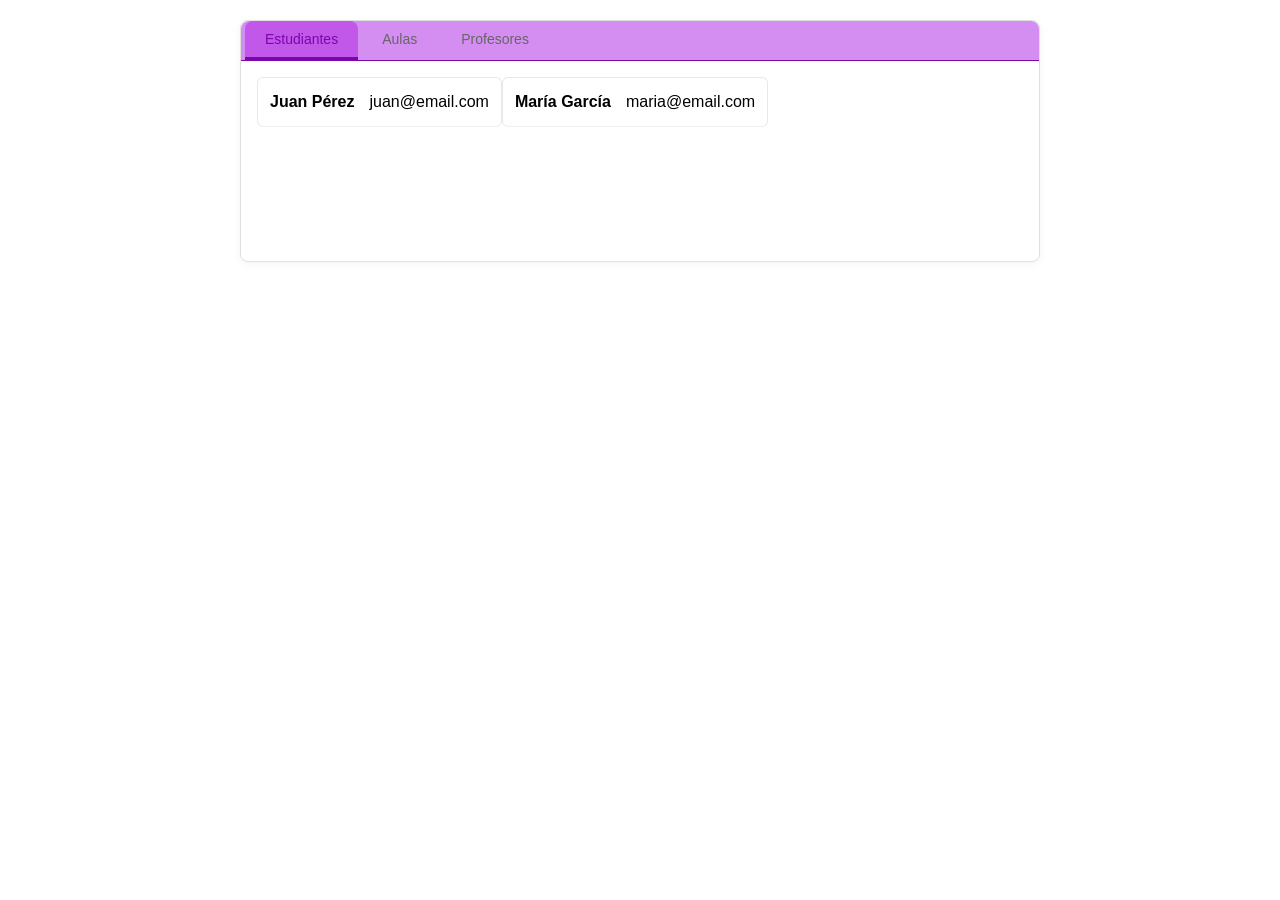
<file: src/index.html>
<!DOCTYPE html>
<html lang="en">
<head>
    <meta charset="UTF-8">
    <meta name="viewport" content="width=device-width, initial-scale=1.0">
    <title>Tab Component</title>
    <link rel="stylesheet" href="./css/styles.css">
</head>
<body>
    <div id="app-tabs"></div>
    <script type="module" src="./js/main.js"></script>
</body>
</html>
</file>
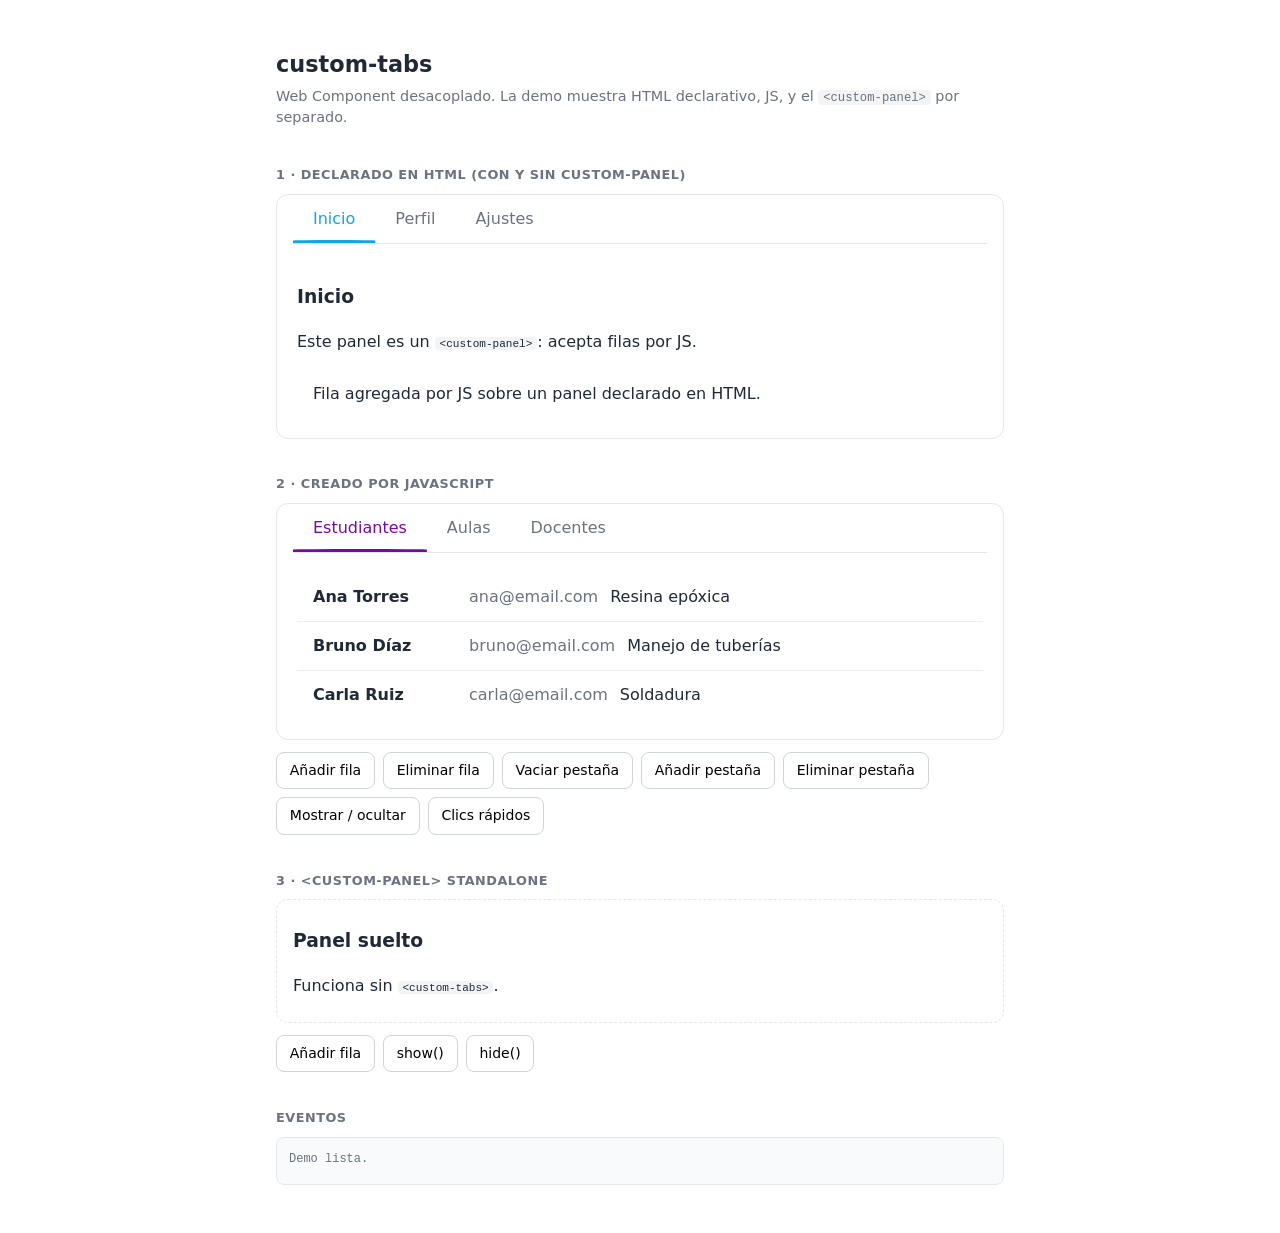
<file: src/custom-tabs-demo.html>
<!DOCTYPE html>
<html lang="es">
<head>
<meta charset="utf-8">
<meta name="viewport" content="width=device-width, initial-scale=1">
<title>custom-tabs</title>
<style>
  :root { --accent: #0ea5e9; --border: #e5e7eb; --muted: #6b7280; }
  * { box-sizing: border-box; }
  body {
    font-family: system-ui, sans-serif; max-width: 760px; margin: 3rem auto;
    padding: 0 1rem; color: #1f2937; line-height: 1.5;
  }
  h1 { font-size: 1.4rem; margin: 0 0 .25rem; }
  h2 { font-size: .8rem; text-transform: uppercase; letter-spacing: .04em;
       color: var(--muted); margin: 2.25rem 0 .6rem; }
  p.sub { color: var(--muted); margin: 0 0 1.5rem; font-size: .9rem; }

  .box { border: 1px solid var(--border); border-radius: 12px; padding: 0 1rem; }
  #demo-panel { border: 1px dashed var(--border); border-radius: 12px; padding: .5rem 1rem; }

  .bar { display: flex; flex-wrap: wrap; gap: .5rem; margin: .75rem 0; }
  button {
    padding: .45rem .8rem; border: 1px solid #d1d5db; border-radius: 8px;
    background: #fff; cursor: pointer; font: inherit; font-size: .875rem;
  }
  button:hover { background: #f3f4f6; }

  #log {
    font: 12px/1.6 ui-monospace, monospace; background: #f9fafb;
    border: 1px solid var(--border); border-radius: 8px; padding: .75rem;
    min-height: 3rem; color: var(--muted); white-space: pre-wrap;
  }
  code { background: #f3f4f6; padding: .05rem .3rem; border-radius: 4px; font-size: .85em; }

  /* Fallback de filas en HTML plano (solo para la pestaña "Perfil") */
  .custom-tabs-row { display: flex; gap: 12px; align-items: center; padding: 10px 4px; }
  .custom-tabs-row + .custom-tabs-row { border-top: 1px solid var(--border); }
</style>
</head>
<body>

  <h1>custom-tabs</h1>
  <p class="sub">
    Web Component desacoplado. La demo muestra HTML declarativo, JS, y el
    <code>&lt;custom-panel&gt;</code> por separado.
  </p>

  <h2>1 · Declarado en HTML (con y sin custom-panel)</h2>
  <custom-tabs id="demo-html" class="box" active="0" style="--tabs-accent:#0ea5e9">
    <div slot="tab" data-tab-id="inicio">Inicio</div>
    <custom-panel slot="panel">
      <h3>Inicio</h3>
      <p>Este panel es un <code>&lt;custom-panel&gt;</code>: acepta filas por JS.</p>
    </custom-panel>

    <div slot="tab" data-tab-id="perfil">Perfil</div>
    <div slot="panel">
      <h3>Perfil</h3>
      <p>Panel HTML plano (sin <code>custom-panel</code>): el componente hace el fallback.</p>
    </div>

    <div slot="tab" data-tab-id="ajustes">Ajustes</div>
    <custom-panel slot="panel">
      <p>Usá ← → Home End para navegar con teclado.</p>
    </custom-panel>
  </custom-tabs>

  <h2>2 · Creado por JavaScript</h2>
  <custom-tabs id="demo-js" class="box" active="0" style="--tabs-accent:#7b06a9"></custom-tabs>
  <div class="bar">
    <button data-js="add-row">Añadir fila</button>
    <button data-js="del-row">Eliminar fila</button>
    <button data-js="clear">Vaciar pestaña</button>
    <button data-js="add-tab">Añadir pestaña</button>
    <button data-js="del-tab">Eliminar pestaña</button>
    <button data-js="toggle">Mostrar / ocultar</button>
    <button data-js="spam">Clics rápidos</button>
  </div>

  <h2>3 · &lt;custom-panel&gt; standalone</h2>
  <custom-panel id="demo-panel">
    <h3>Panel suelto</h3>
    <p>Funciona sin <code>&lt;custom-tabs&gt;</code>.</p>
  </custom-panel>
  <div class="bar">
    <button data-panel="add-row">Añadir fila</button>
    <button data-panel="show">show()</button>
    <button data-panel="hide">hide()</button>
  </div>

  <h2>Eventos</h2>
  <div id="log">(sin eventos)</div>

  <script type="module">
    import './js/custom-panel.js';
    import './js/custom-tabs.js';

    const log = document.getElementById('log');
    let lines = [];
    const write = (msg) => {
      lines.unshift(msg);
      lines = lines.slice(0, 8);
      log.textContent = lines.join('\n');
    };

    /* ---- 1 · HTML declarativo ---- */
    const html = document.getElementById('demo-html');
    // Le agregamos filas JS al primer panel (el <custom-panel> de Inicio).
    html.addRow('inicio', { elements: [{ type: 'span', text: 'Fila agregada por JS sobre un panel declarado en HTML.' }] });

    /* ---- 2 · Por JavaScript ---- */
    const tabs = document.getElementById('demo-js');

    tabs.addTab({ id: 'estudiantes', title: 'Estudiantes', select: true });
    tabs.addTab({ id: 'aulas', title: 'Aulas' });
    tabs.addTab({ id: 'docentes', title: 'Docentes' });

    const nombre = { fontWeight: 600, minWidth: '9rem' };
    const tenue = { color: '#6b7280' };

    [
      { nombre: 'Ana Torres', correo: 'ana@email.com', curso: 'Resina epóxica' },
      { nombre: 'Bruno Díaz', correo: 'bruno@email.com', curso: 'Manejo de tuberías' },
      { nombre: 'Carla Ruiz', correo: 'carla@email.com', curso: 'Soldadura' },
    ].forEach((alumno) => {
      tabs.addRow('estudiantes', {
        elements: [
          { type: 'span', text: alumno.nombre, style: nombre },
          { type: 'span', text: alumno.correo, style: tenue },
          { type: 'span', text: alumno.curso },
        ],
      });
    });

    tabs.addRow(1, { elements: [{ type: 'span', text: 'Aula 101', style: nombre }, { type: 'span', text: 'Capacidad: 30', style: tenue }] });
    tabs.addRow('aulas', { elements: [{ type: 'span', text: 'Aula 202', style: nombre }, { type: 'span', text: 'Capacidad: 18', style: tenue }] });

    tabs.addRow('docentes', {
      elements: [
        { type: 'span', text: 'Ing. Pérez', style: nombre },
        { type: 'button', text: 'Quitar de la lista', attrs: { type: 'button' }, on: { click: () => tabs.deleteRow('docentes', 0) } },
      ],
    });

    const buttons = document.querySelector('[data-js]').closest('.bar');
    buttons.addEventListener('click', (e) => {
      const act = e.target.dataset.js;
      if (!act) return;
      switch (act) {
        case 'add-row':
          tabs.addRow(tabs.active, { elements: [{ type: 'span', text: `Fila nueva en "${tabs.activeId ?? tabs.active}"` }] });
          break;
        case 'del-row':
          tabs.deleteRow(tabs.active, 0);
          break;
        case 'clear':
          tabs.clearRow(tabs.active);
          break;
        case 'add-tab': {
          const n = tabs.tabCount + 1;
          tabs.addTab({ id: 'nuevo-' + n, title: 'Tab ' + n, content: `<p>Pestaña creada dinámicamente (#${n}).</p>`, select: true });
          break;
        }
        case 'del-tab':
          tabs.removeTab(tabs.active);
          break;
        case 'toggle':
          tabs.visible = !tabs.visible;
          break;
        case 'spam': {
          const count = tabs.tabCount;
          let i = 0;
          const timer = setInterval(() => {
            tabs.selectTab(i++ % count);
            if (i >= 10) clearInterval(timer);
          }, 60);
          break;
        }
      }
    });

    /* ---- 3 · Panel standalone ---- */
    const panel = document.getElementById('demo-panel');
    let panelRows = 0;
    document.querySelector('[data-panel]').closest('.bar').addEventListener('click', (e) => {
      switch (e.target.dataset.panel) {
        case 'add-row':
          panel.addRow({ elements: [{ type: 'span', text: `Fila standalone #${++panelRows}` }] });
          break;
        case 'show':
          panel.show();
          break;
        case 'hide':
          panel.hide();
          break;
      }
    });

    /* ---- Eventos ---- */
    for (const el of [html, tabs]) {
      el.addEventListener('tab-change', (e) => write(`${el.id}: tab-change → ${e.detail.previous} ➜ ${e.detail.index}${e.detail.id ? ' (' + e.detail.id + ')' : ''}`));
      el.addEventListener('visibility-change', (e) => write(`${el.id}: visibility-change → ${e.detail.visible}`));
    }
    panel.addEventListener('panel-show', () => write('panel: panel-show'));
    panel.addEventListener('panel-hide', () => write('panel: panel-hide'));
    panel.addEventListener('row-add', (e) => write(`panel: row-add #${e.detail.index}`));

    write('Demo lista.');
  </script>
</body>
</html>
</file>
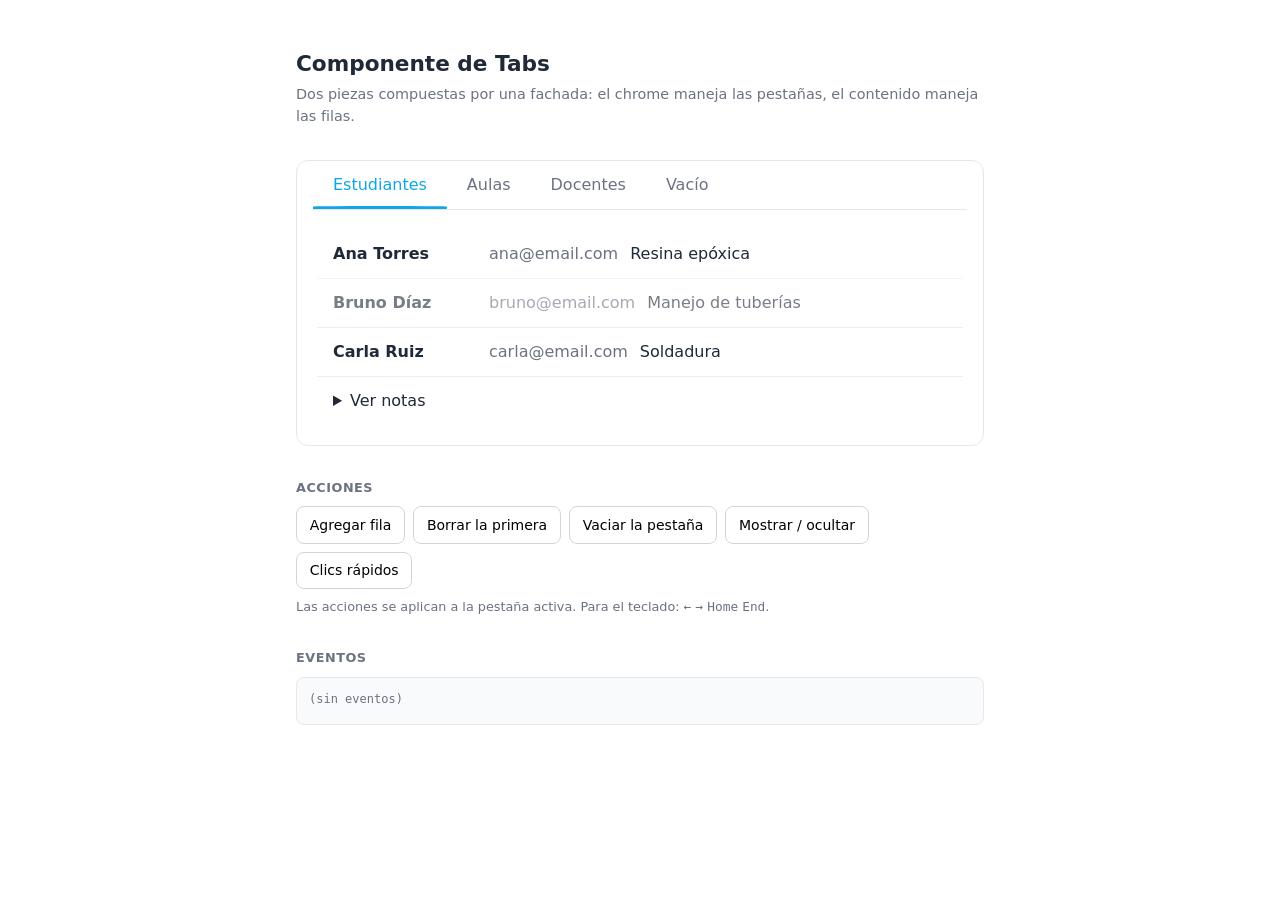
<file: src/demo.html>
<!DOCTYPE html>
<html lang="es">
<head>
<meta charset="UTF-8">
<meta name="viewport" content="width=device-width, initial-scale=1">
<title>Componente de Tabs</title>
<style>
  :root { --accent: #0ea5e9; --border: #e5e7eb; --muted: #6b7280; }
  * { box-sizing: border-box; }
  body {
    font-family: system-ui, -apple-system, sans-serif;
    max-width: 720px; margin: 3rem auto; padding: 0 1rem;
    color: #1f2937; line-height: 1.5;
  }
  h1 { font-size: 1.35rem; margin: 0 0 .25rem; }
  h2 { font-size: .8rem; text-transform: uppercase; letter-spacing: .04em; color: var(--muted); margin: 2rem 0 .6rem; }
  p.sub { color: var(--muted); margin: 0 0 2rem; font-size: .9rem; }

  #app { border: 1px solid var(--border); border-radius: 12px; padding: 0 1rem; }

  .bar { display: flex; flex-wrap: wrap; gap: .5rem; }
  button {
    padding: .45rem .8rem; border: 1px solid #d1d5db; border-radius: 8px;
    background: #fff; cursor: pointer; font: inherit; font-size: .875rem;
  }
  button:hover { background: #f3f4f6; }

  #log {
    font: 12px/1.6 ui-monospace, monospace; background: #f9fafb;
    border: 1px solid var(--border); border-radius: 8px;
    padding: .75rem; min-height: 3rem; color: var(--muted);
    white-space: pre-wrap;
  }
  .hint { color: var(--muted); font-size: .8rem; margin-top: .5rem; }
</style>
</head>
<body>

  <h1>Componente de Tabs</h1>
  <p class="sub">Dos piezas compuestas por una fachada: el chrome maneja las pestañas, el contenido maneja las filas.</p>

  <div id="app"></div>

  <h2>Acciones</h2>
  <div class="bar">
    <button data-act="add">Agregar fila</button>
    <button data-act="del">Borrar la primera</button>
    <button data-act="clear">Vaciar la pestaña</button>
    <button data-act="toggle">Mostrar / ocultar</button>
    <button data-act="spam">Clics rápidos</button>
  </div>
  <p class="hint">Las acciones se aplican a la pestaña activa. Para el teclado: <code>←</code> <code>→</code> <code>Home</code> <code>End</code>.</p>

  <h2>Eventos</h2>
  <div id="log">(sin eventos)</div>

  <script type="module">
    import { Tabs } from './js/Tabs.js';

    const tabs = new Tabs(document.getElementById('app'), { accent: '#0ea5e9' });

    tabs
      .addOption({ id: 'estudiantes', label: 'Estudiantes' })
      .addOption({ id: 'aulas', label: 'Aulas' })
      .addOption({ id: 'docentes', label: 'Docentes' })
      .addOption({ id: 'vacio', label: 'Vacío' });

    const nombre = { fontWeight: 600, minWidth: '9rem' };
    const tenue = { color: '#6b7280' };

    // Filas generadas desde datos: el caso de uso habitual.
    [
      { nombre: 'Ana Torres', correo: 'ana@email.com', curso: 'Resina epóxica' },
      { nombre: 'Bruno Díaz', correo: 'bruno@email.com', curso: 'Manejo de tuberías' },
      { nombre: 'Carla Ruiz', correo: 'carla@email.com', curso: 'Soldadura' },
    ].forEach((alumno, i) => {
      tabs.addRow('estudiantes', {
        class: i === 1 ? 'tw-row--muted' : undefined,
        elements: [
          { type: 'span', text: alumno.nombre, style: nombre },
          { type: 'span', text: alumno.correo, style: tenue },
          { type: 'span', text: alumno.curso },
        ],
      });
    });

    // children anidado: markup complejo sin innerHTML.
    tabs.addRow('estudiantes', {
      elements: [{
        type: 'details',
        children: [
          { type: 'summary', text: 'Ver notas' },
          {
            type: 'ul',
            children: [
              { type: 'li', text: 'Ana Torres aprobó con 9.' },
              { type: 'li', text: 'Bruno Díaz debe un parcial.' },
            ],
          },
        ],
      }],
    });

    tabs
      .addRow('aulas', {
        elements: [
          { type: 'span', text: 'Aula 101', style: nombre },
          { type: 'span', text: 'Capacidad: 30', style: tenue },
        ],
      })
      .addRow('aulas', {
        elements: [
          { type: 'span', text: 'Aula 202', style: nombre },
          { type: 'span', text: 'Capacidad: 18', style: tenue },
        ],
      });

    tabs.addRow('docentes', {
      elements: [
        { type: 'span', text: 'Ing. Pérez', style: nombre },
        {
          type: 'button',
          text: 'Quitar de la lista',
          attrs: { type: 'button' },
          on: { click: () => tabs.deleteRow('docentes', 0) },
        },
      ],
    });

    // 'vacio' se deja a propósito: muestra el estado sin filas.

    const log = document.getElementById('log');
    let lineas = [];

    const write = (msg) => {
      lineas.unshift(msg);
      lineas = lineas.slice(0, 8);
      log.textContent = lineas.join('\n');
    };

    tabs.on('tab-change', (e) => write(`tab-change → ${e.detail.previous} ➜ ${e.detail.index}`));
    tabs.on('visibility-change', (e) => write(`visibility-change → ${e.detail.visible}`));

    const activa = () => tabs.activeId;
    let visible = true;

    document.querySelector('.bar').addEventListener('click', (e) => {
      switch (e.target.dataset.act) {
        case 'add':
          tabs.addRow(activa(), { elements: [{ type: 'span', text: `Fila nueva en ${activa()}` }] });
          break;
        case 'del':
          tabs.deleteRow(activa(), 0);
          break;
        case 'clear':
          tabs.clearRow(activa());
          break;
        case 'toggle':
          visible = !visible;
          visible ? tabs.show() : tabs.hide();
          break;
        case 'spam': {
          // Cambiar rápido sin terminar la animación: prueba la guarda.
          const ids = tabs.tabIds;
          let i = 0;
          const timer = setInterval(() => {
            tabs.selectTab(ids[i++ % ids.length]);
            if (i >= 10) clearInterval(timer);
          }, 60);
          break;
        }
      }
    });
  </script>

</body>
</html>
</file>
<file: src/css/styles.css>
* {
  box-sizing: border-box;
  margin: 0;
  padding: 0;
}

.tab-container {
  max-width: 800px;
  margin: 0 auto;
  border: 1px solid #e0e0e0;
  border-radius: 8px;
  background: #fff;
  box-shadow: 0 2px 8px rgba(0,0,0,0.05);
  boder-radius: 8px;
}

body {
  font-family: -apple-system, BlinkMacSystemFont, 'Segoe UI', Roboto, sans-serif;
  line-height: 1.5;
  padding: 20px;
}

.tab-nav {
  display: flex;
  gap: 4px;
  border-bottom: 1px solid #7b06a9;
  background: #d48df0;
  border-radius: 8px 8px 0 0;
  padding: 0 4px;
}

.btn-tab {
  padding: 10px 20px;
  border: none;
  background: transparent;
  cursor: pointer;
  font-size: 14px;
  font-weight: 500;
  color: #666;
  border-bottom: 3px solid transparent;
  transition: all 0.2s ease;
  border-radius: 8px 8px 0 0;
}

.btn-tab:hover {
  color: #333;
  background: #7b06a9;
}

.btn-tab--active {
  color: #7b06a9;
  border-bottom-color: #7b06a9;
  background: #c158ea;
}

.tab-content-area {
  padding: 16px;
  min-height: 200px;
}

.tab-panel {
  display: none;
}

.tab-panel.active {
  display: flex;
  flex-direction: column;
  gap: 8px;
}

.tab-row {
  display: flex;
  align-items: center;
  gap: 12px;
  padding: 12px 16px;
  background: #fff;
  border: 1px solid #e8e8e8;
  border-radius: 6px;
  transition: box-shadow 0.2s ease;
}

.tab-row:hover {
  box-shadow: 0 2px 8px rgba(0, 0, 0, 0.08);
}

/* Animation classes for Step 6 */
.tab-enter {
  animation: tabEnter 0.3s ease forwards;
}

.tab-exit {
  animation: tabExit 0.2s ease forwards;
}

@keyframes tabEnter {
  from {
    opacity: 0;
    transform: translateY(10px);
  }
  to {
    opacity: 1;
    transform: translateY(0);
  }
}

@keyframes tabExit {
  from {
    opacity: 1;
    transform: translateY(0);
  }
  to {
    opacity: 0;
    transform: translateY(-10px);
  }
}
</file>
